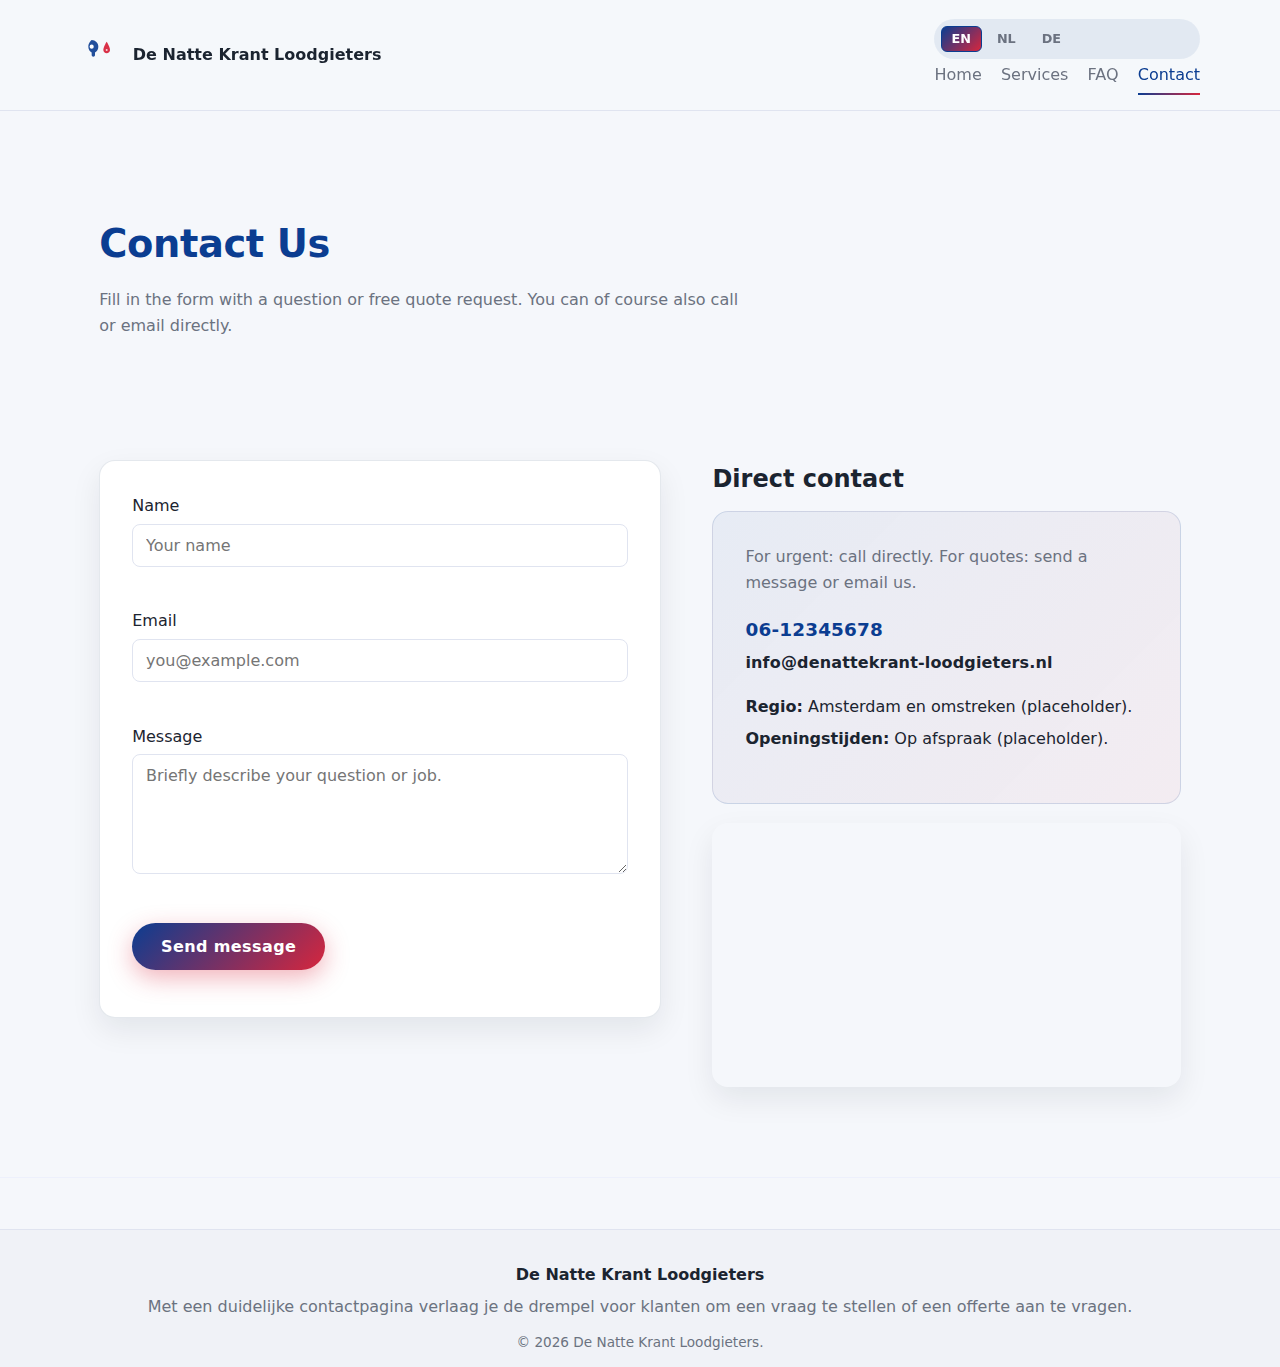
<file: contact.html>
<!DOCTYPE html>
<html lang="en">
  <head>
    <!-- 
      De Natte Krant Loodgieters - Contact Page
      ------------------------------------------------------------------
      This page contains:
      - A contact form (name, email, message)
      - Direct contact details (phone, email, address placeholder)
      - Optional embedded map area (placeholder iframe)

      FORM BEHAVIOUR:
      - The form is client-side only by default and does not submit data
        to a server.
      - script.js intercepts the submit event, performs simple validation,
        and shows a success message.
      - For production, replace the placeholder handler in script.js with
        your own backend endpoint or a service like Formspree.
    -->
    <meta charset="UTF-8" />
    <meta name="viewport" content="width=device-width, initial-scale=1.0" />
    <meta name="description" content="Contact your plumber in Hengelo. Emergency service available. Quick response guarantee. De Natte Krant Loodgieters." />
    <title>Contact | Plumber in Hengelo | De Natte Krant Loodgieters</title>
    <link rel="stylesheet" href="style.css" />
  </head>

  <body data-page="contact">
    <!-- ========================= HEADER & NAV ========================= -->
    <header class="site-header" id="top">
      <div class="container site-header__inner">
        <a href="index.html" class="site-header__brand">
          <img
            src="assets/images/logo.svg"
            alt="De Natte Krant Loodgieters logo"
            class="site-header__logo"
            width="40"
            height="40"
          />
          <span class="site-header__title">De Natte Krant Loodgieters</span>
        </a>

        <nav class="site-nav" aria-label="Primary navigation">
          <!-- Language Switcher -->
          <div class="language-switcher">
            <button class="language-btn active" data-lang="en" aria-label="English">EN</button>
            <button class="language-btn" data-lang="nl" aria-label="Dutch (Nederlands)">NL</button>
            <button class="language-btn" data-lang="de" aria-label="German (Deutsch)">DE</button>
          </div>

          <ul class="site-nav__list">
            <li class="site-nav__item">
              <a href="index.html" class="site-nav__link">Home</a>
            </li>
            <li class="site-nav__item">
              <a href="services.html" class="site-nav__link">Services</a>
            </li>
            <li class="site-nav__item">
              <a href="faq.html" class="site-nav__link">FAQ</a>
            </li>
            <li class="site-nav__item">
              <a href="contact.html" class="site-nav__link site-nav__link--active"
                >Contact</a
              >
            </li>
          </ul>
        </nav>
      </div>
    </header>

    <!-- ========================= MAIN CONTENT ========================= -->
    <main class="site-main">
      <section class="page-header" aria-labelledby="contact-heading">
        <div class="container">
          <h1 class="page-header__title" id="contact-heading" data-i18n="contact-page-title">
            Neem contact op
          </h1>
          <p class="page-header__subtitle" data-i18n="contact-page-subtitle">
            Vul het formulier in voor een vraag of vrijblijvende offerte. U kunt
            natuurlijk ook direct bellen of mailen.
          </p>
        </div>
      </section>

      <section class="section" aria-label="Contactformulier en gegevens">
        <div class="container grid grid--two-columns">
          <!-- CONTACT FORM -->
          <div>
            <!-- 
              The form does not have an action attribute because this is a
              static demo. For production:
              - Set action="https://uw-backend-endpoint" and method="POST"
                OR
              - Integrate with a static form service.
            -->
            <form class="form" id="contact-form" novalidate>
              <div class="form__group">
                <label class="form__label" for="contact-name" data-i18n="contact-form-name-label">Naam</label>
                <input
                  class="form__input"
                  type="text"
                  id="contact-name"
                  name="name"
                  autocomplete="name"
                  required
                  placeholder="Uw naam"
                  data-i18n="contact-form-name-placeholder"
                />
                <p class="form__error" data-error-for="contact-name"></p>
              </div>

              <div class="form__group">
                <label class="form__label" for="contact-email" data-i18n="contact-form-email-label">E-mail</label>
                <input
                  class="form__input"
                  type="email"
                  id="contact-email"
                  name="email"
                  autocomplete="email"
                  required
                  placeholder="u@example.com"
                  data-i18n="contact-form-email-placeholder"
                />
                <p class="form__error" data-error-for="contact-email"></p>
              </div>

              <div class="form__group">
                <label class="form__label" for="contact-message" data-i18n="contact-form-message-label">Bericht</label>
                <textarea
                  class="form__textarea"
                  id="contact-message"
                  name="message"
                  rows="5"
                  required
                  placeholder="Beschrijf kort uw vraag of klus."
                  data-i18n="contact-form-message-placeholder"
                ></textarea>
                <p class="form__error" data-error-for="contact-message"></p>
              </div>

              <button class="btn btn--primary" type="submit" data-i18n="contact-form-submit">
                Verstuur bericht
              </button>

              <!-- Placeholder success message managed by script.js -->
              <p class="form__success" id="contact-success" aria-live="polite"></p>
            </form>
          </div>

          <!-- CONTACT DETAILS + MAP -->
          <div class="contact-details">
            <h2 class="contact-details__heading" data-i18n="contact-details-heading">Direct contact</h2>

            <!-- 
              Contact details updated to be more prominent and personal:
              - Phone and email are shown as primary actions (no icons, by request)
              - Phone uses a tel: link for one-tap calling on mobile
            -->
            <div class="contact-details__panel" aria-label="Directe contactgegevens">
              <p class="contact-details__intro" data-i18n="contact-details-intro">
                Voor spoed: bel direct. Voor offertes: stuur een bericht of mail ons.
              </p>

              <div class="contact-details__primary">
                <a class="contact-details__primary-link" href="tel:+31612345678" aria-label="Call 06-12345678">
                  06-12345678
                </a>
                <a
                  class="contact-details__primary-link contact-details__primary-link--muted"
                  href="mailto:info@denattekrant-loodgieters.nl"
                  aria-label="Email info@denattekrant-loodgieters.nl"
                >
                  info@denattekrant-loodgieters.nl
                </a>
              </div>

              <ul class="contact-details__list" aria-label="Aanvullende contactinformatie">
                <li>
                  <strong>Regio:</strong> Amsterdam en omstreken (placeholder).
                </li>
                <li>
                  <strong>Openingstijden:</strong> Op afspraak (placeholder).
                </li>
              </ul>
            </div>

            <!-- Embedded Google Maps (fictional location: Amsterdam) -->
            <!-- 
              The iframe below uses a simplified Google Maps embed:
              - No custom API key required for this demo.
              - You can update the "q=Amsterdam" part of the URL to a more
                specific address when you have one.
              - The .map-embed wrapper in style.css keeps the map responsive.
            -->
            <div
              class="map-embed"
              aria-label="Kaart van Amsterdam en omgeving"
            >
              <iframe
                title="Route naar De Natte Krant Loodgieters (voorbeeld Amsterdam)"
                src="https://www.google.com/maps?q=Amsterdam&output=embed"
                loading="lazy"
                referrerpolicy="no-referrer-when-downgrade"
              ></iframe>
            </div>
          </div>
        </div>
      </section>
    </main>

    <!-- ========================= FOOTER ========================= -->
    <footer class="site-footer">
      <div class="container site-footer__inner">
        <!-- 
          Footer simplified:
          - Navigation links removed, as requested.
          - Content centered with only core business info and copyright.
        -->
        <div class="site-footer__brand">
          <span class="site-footer__title">De Natte Krant Loodgieters</span>
          <p class="site-footer__text">
            Met een duidelijke contactpagina verlaag je de drempel voor klanten
            om een vraag te stellen of een offerte aan te vragen.
          </p>
        </div>
        <p class="site-footer__legal">
          &copy; <span id="footer-year"></span> De Natte Krant Loodgieters.
        </p>
      </div>
    </footer>

    <script src="script.js"></script>
  </body>
</html>
</file>
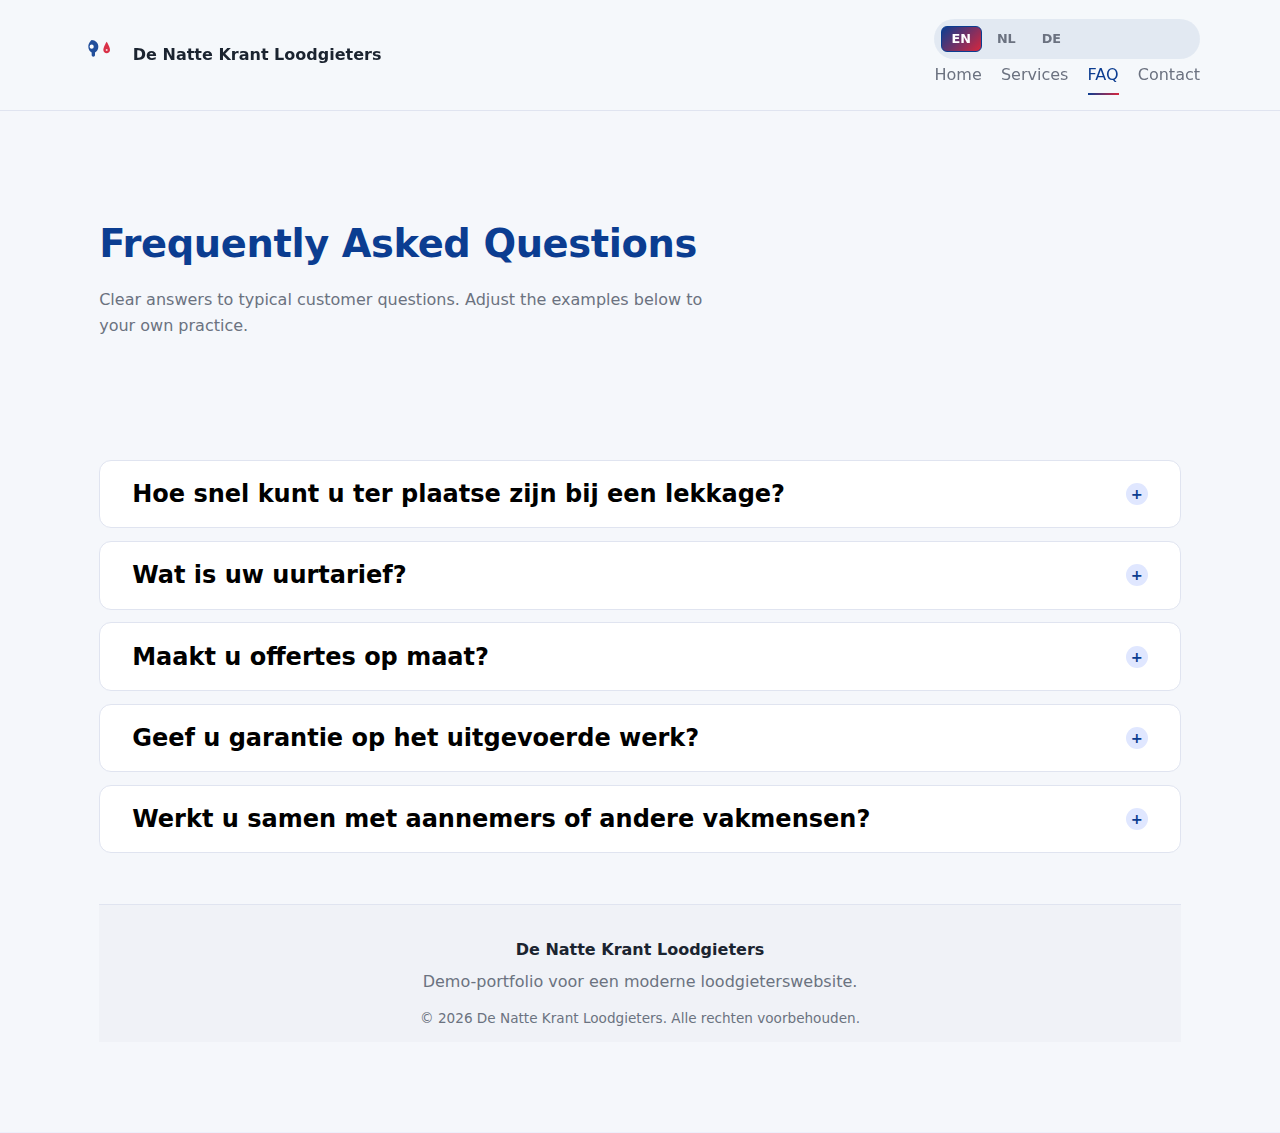
<file: faq.html>
<!DOCTYPE html>
<html lang="en">
  <head>
    <!-- 
      De Natte Krant Loodgieters - FAQ Page
      ------------------------------------------------------------------
      This page contains frequently asked questions in collapsible sections.

      FUNCTIONALITY:
      - Each FAQ item is a button + answer panel.
      - script.js attaches click handlers to toggle open/closed state and
        handles ARIA attributes for accessibility.
      - Smooth expand/collapse is handled via CSS transitions.

      DYNAMIC CONTENT:
      - FAQ items can be loaded from content.json via script.js.
      - The container with data-dynamic="faqs" is the hook for JS.

      HOW TO EDIT OR ADD FAQ ITEMS:
      - Recommended: Edit content.json and adjust the "faqs" array:
          {
            "id": "unique-faq-id",
            "question": "Short question?",
            "answer": "Clear answer in 1–3 sentences."
          }
      - Non-technical edit: Modify or extend the static fallback
        .faq-item blocks below, but keep the structure and classes.
    -->
    <meta charset="UTF-8" />
    <meta name="viewport" content="width=device-width, initial-scale=1.0" />
    <meta name="description" content="Frequently asked questions about plumbing services in Hengelo. Emergency response, pricing, scheduling. De Natte Krant Loodgieters." />
    <title>FAQ | Plumber in Hengelo | De Natte Krant Loodgieters</title>
    <link rel="stylesheet" href="style.css" />
  </head>

  <body data-page="faq">
    <!-- ========================= HEADER & NAV ========================= -->
    <header class="site-header" id="top">
      <div class="container site-header__inner">
        <a href="index.html" class="site-header__brand">
          <img
            src="assets/images/logo.svg"
            alt="De Natte Krant Loodgieters logo"
            class="site-header__logo"
            width="40"
            height="40"
          />
          <span class="site-header__title">De Natte Krant Loodgieters</span>
        </a>

        <nav class="site-nav" aria-label="Primary navigation">
          <!-- Language Switcher -->
          <div class="language-switcher">
            <button class="language-btn active" data-lang="en" aria-label="English">EN</button>
            <button class="language-btn" data-lang="nl" aria-label="Dutch (Nederlands)">NL</button>
            <button class="language-btn" data-lang="de" aria-label="German (Deutsch)">DE</button>
          </div>

          <ul class="site-nav__list">
            <li class="site-nav__item">
              <a href="index.html" class="site-nav__link">Home</a>
            </li>
            <li class="site-nav__item">
              <a href="services.html" class="site-nav__link">Services</a>
            </li>
            <li class="site-nav__item">
              <a href="faq.html" class="site-nav__link site-nav__link--active"
                >FAQ</a
              >
            </li>
            <li class="site-nav__item">
              <a href="contact.html" class="site-nav__link">Contact</a>
            </li>
          </ul>
        </nav>
      </div>
    </header>

    <!-- ========================= MAIN CONTENT ========================= -->
    <main class="site-main">
      <section class="page-header" aria-labelledby="faq-heading">
        <div class="container">
          <h1 class="page-header__title" id="faq-heading" data-i18n="faq-page-title">
            Veelgestelde vragen
          </h1>
          <p class="page-header__subtitle" data-i18n="faq-page-subtitle">
            Misschien kunnen we u al helpen voor u contact op neemt.
          </p>
        </div>
      </section>

      <!-- FAQ accordion section -->
      <section class="section" aria-label="Veelgestelde vragen over loodgieterswerk">
        <div class="container">
          <!-- 
            Dynamic FAQ container:
            - script.js looks for data-dynamic="faqs".
            - When content.json is fetched successfully, this container is
              cleared and re-filled with FAQ items from JSON.
          -->
          <div class="faq-list" id="faq-list" data-dynamic="faqs">
            <!-- 
              STATIC FALLBACK FAQ ITEMS
              --------------------------------------------------------------
              These appear by default and remain if JSON loading fails or JS
              is disabled. You can edit or duplicate these blocks directly.
            -->
            <article class="faq-item">
              <h3 class="faq-item__question">
                <button
                  class="faq-item__button"
                  type="button"
                  aria-expanded="false"
                  aria-controls="faq-answer-1"
                >
                  <span data-i18n="faq-1-q">Werkt u ook in de avond of in het weekend?</span>
                  <span class="faq-item__icon" aria-hidden="true">+</span>
                </button>
              </h3>
              <div
                class="faq-item__answer"
                id="faq-answer-1"
                role="region"
                aria-hidden="true"
              >
                <p data-i18n="faq-1-a">
                  In principe werken wij van 8 tot 17 uur, maar voor spoedgevallen zijn we 24/7 telefonisch bereikbaar. Neem gerust contact op als u een lekkage of verstopping heeft buiten kantooruren.
                </p>
              </div>
            </article>

            <article class="faq-item">
              <h3 class="faq-item__question">
                <button
                  class="faq-item__button"
                  type="button"
                  aria-expanded="false"
                  aria-controls="faq-answer-2"
                >
                  <span data-i18n="faq-2-q">Wat kost een gemiddelde klus?</span>
                  <span class="faq-item__icon" aria-hidden="true">+</span>
                </button>
              </h3>
              <div
                class="faq-item__answer"
                id="faq-answer-2"
                role="region"
                aria-hidden="true"
              >
                <p data-i18n="faq-2-a">
                  De kosten van een loodgietersklus variëren per situatie. Voor een nauwkeurige offerte is een bezoek nodig. Neem contact met ons op voor een vrijblijvende inschatting.
                </p>
              </div>
            </article>

            <article class="faq-item">
              <h3 class="faq-item__question">
                <button
                  class="faq-item__button"
                  type="button"
                  aria-expanded="false"
                  aria-controls="faq-answer-3"
                >
                  <span data-i18n="faq-3-q">Werkt u samen met andere vakmensen?</span>
                  <span class="faq-item__icon" aria-hidden="true">+</span>
                </button>
              </h3>
              <div
                class="faq-item__answer"
                id="faq-answer-3"
                role="region"
                aria-hidden="true"
              >
                <p data-i18n="faq-3-a">
                  afhankelijk van de klus werken wij ook samen met ondernemende schilders elektriciens en andere vakmensen indien van toepassing.
                </p>
              </div>
            </article>
          </div>

    <!-- ========================= FOOTER ========================= -->
    <footer class="site-footer">
  <div class="container site-footer__inner">
    <div class="site-footer__brand">
      <span class="site-footer__title">De Natte Krant Loodgieters</span>
      <p class="site-footer__text">
        Demo-portfolio voor een moderne loodgieterswebsite.
      </p>
    </div>
    <p class="site-footer__legal">
      &copy; <span id="footer-year"></span> De Natte Krant Loodgieters. Alle rechten voorbehouden.
    </p>
  </div>
</footer>

    <script src="script.js"></script>
  </body>
</html>
</file>
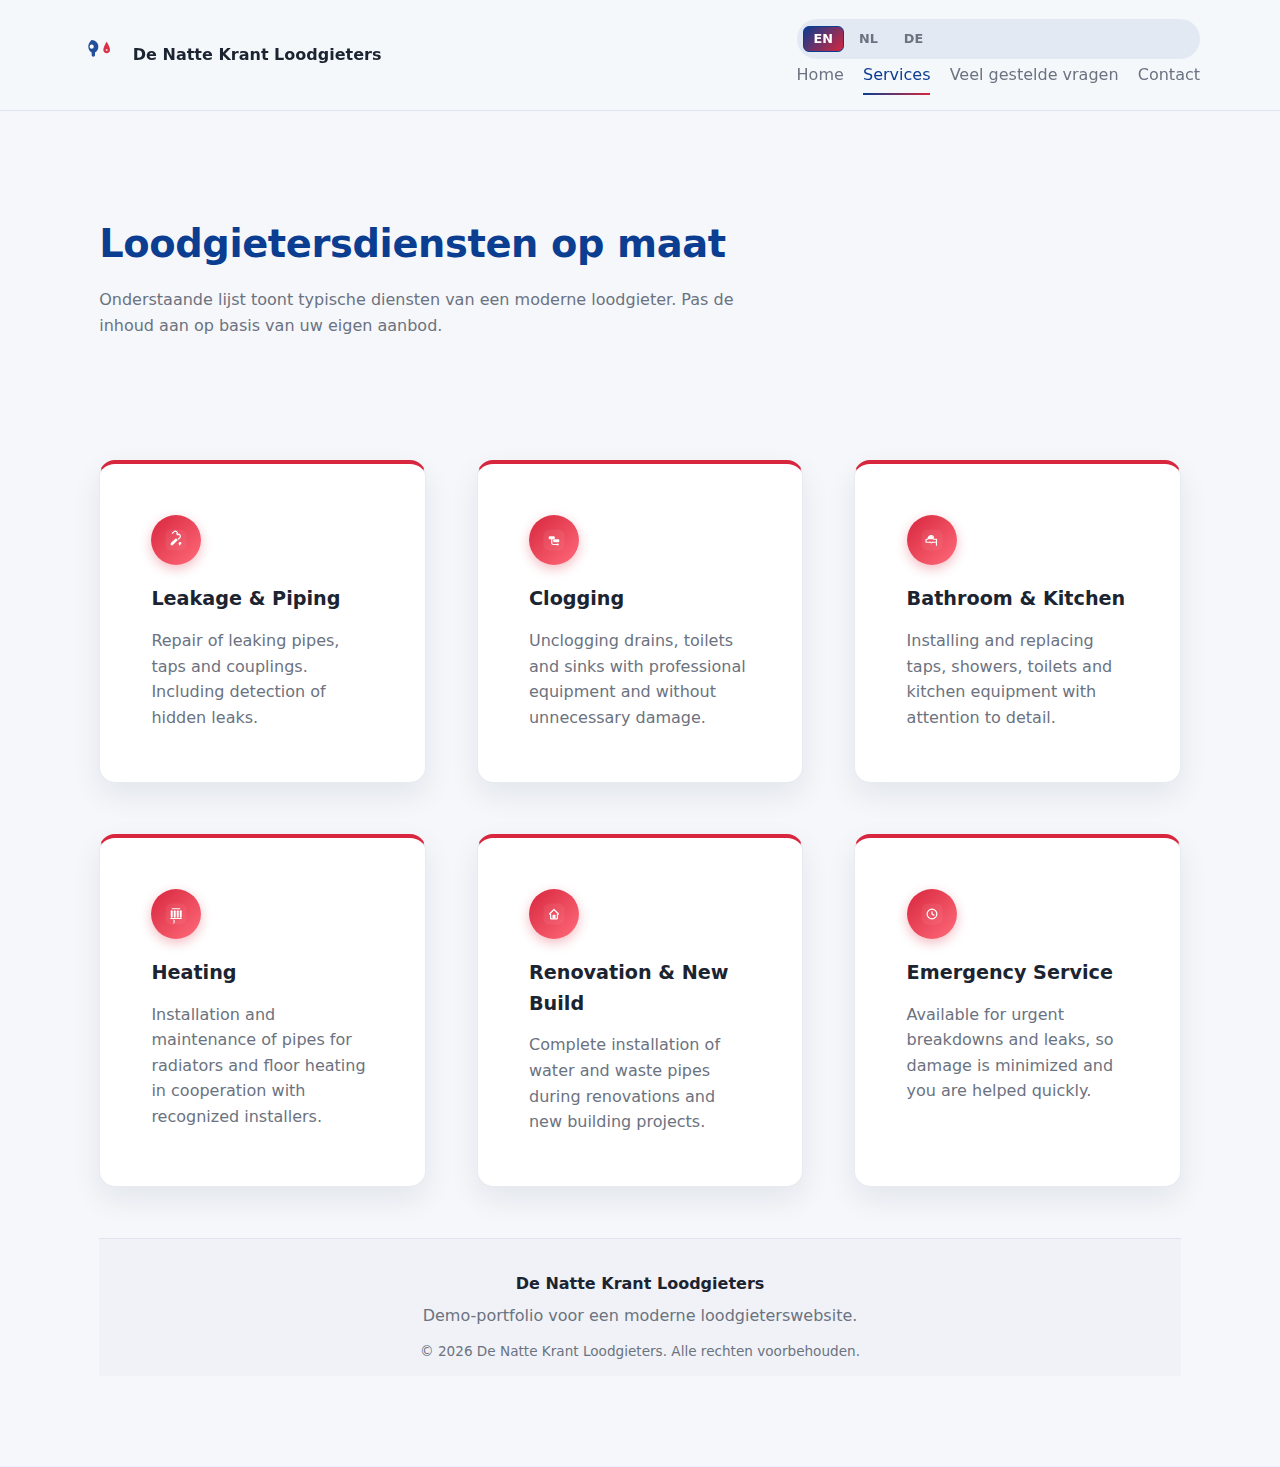
<file: services.html>
<!DOCTYPE html>
<html lang="en">
  <head>
    <!-- 
      De Natte Krant Loodgieters - Services Page
      ------------------------------------------------------------------
      This page lists all plumbing services offered.

      DYNAMIC CONTENT:
      - The service cards can be populated dynamically from content.json
        using script.js.
      - If JavaScript is disabled or the JSON file is missing, the static
        fallback cards below will remain visible so the page still works.

      HOW TO EDIT SERVICES:
      - Recommended: Edit content.json in the project root and adjust
        the "services" array. Each item has:
          {
            "id": "unique-id",
            "name": "Service title",
            "description": "Short description",
            "icon": "emoji or short text"
          }
      - Non-technical edit: You can also modify the static fallback
        <article> cards in this file, but keep the structure and classes
        (card, card--service, etc.) so styling remains consistent.
    -->
    <meta charset="UTF-8" />
    <meta name="viewport" content="width=device-width, initial-scale=1.0" />
    <meta name="description" content="Professional plumbing services in Hengelo. Leaks, repairs, installations, bathroom renovations. De Natte Krant Loodgieters." />
    <title>Plumbing Services in Hengelo | De Natte Krant Loodgieters</title>
    <link rel="stylesheet" href="style.css" />
  </head>

  <body data-page="services">
    <!-- ========================= HEADER & NAV ========================= -->
    <header class="site-header" id="top">
      <div class="container site-header__inner">
        <a href="index.html" class="site-header__brand">
          <img
            src="assets/images/logo.svg"
            alt="De Natte Krant Loodgieters logo"
            class="site-header__logo"
            width="40"
            height="40"
          />
          <span class="site-header__title">De Natte Krant Loodgieters</span>
        </a>

        <nav class="site-nav" aria-label="Primary navigation">
          <!-- Language Switcher -->
          <div class="language-switcher">
            <button class="language-btn active" data-lang="en" aria-label="English">EN</button>
            <button class="language-btn" data-lang="nl" aria-label="Dutch (Nederlands)">NL</button>
            <button class="language-btn" data-lang="de" aria-label="German (Deutsch)">DE</button>
          </div>

          <ul class="site-nav__list">
            <li class="site-nav__item">
              <a href="index.html" class="site-nav__link">Home</a>
            </li>
            <li class="site-nav__item">
              <a href="services.html" class="site-nav__link site-nav__link--active"
                >Services</a
              >
            </li>
            <li class="site-nav__item">
              <a href="faq.html" class="site-nav__link">Veel gestelde vragen</a>
            </li>
            <li class="site-nav__item">
              <a href="contact.html" class="site-nav__link">Contact</a>
            </li>
          </ul>
        </nav>
      </div>
    </header>

    <!-- ========================= MAIN CONTENT ========================= -->
    <main class="site-main">
      <!-- Page heading and intro -->
      <section class="page-header" aria-labelledby="services-heading">
        <div class="container">
          <h1 class="page-header__title" id="services-heading" data-i18n="services-page-title">
            Loodgietersdiensten op maat
          </h1>
          <p class="page-header__subtitle" data-i18n="services-page-subtitle">
            Van lekkages tot verbouwingen, wij helpen u maar al te graag, lees hier onder meer over onze diensten.
          </p>
        </div>
      </section>

      <!-- Services grid -->
      <section class="section" aria-label="Overzicht van diensten">
        <div class="container">
          <!-- 
            Dynamic services container:
            - script.js looks for the data-dynamic="services" attribute.
            - When content.json is loaded successfully, this container
              is cleared and re-populated with cards based on the JSON.
          -->
          <div
            class="grid grid--services"
            id="services-grid"
            data-dynamic="services"
          >
            <!-- 
              STATIC FALLBACK CARDS
              --------------------------------------------------------------
              These are shown:
              - immediately on page load, before the JSON is fetched.
              - permanently, if JSON loading fails or JavaScript is disabled.
              You can safely edit these if you do not wish to use the JSON.
            -->
            <article class="card card--service">
              <div class="card__icon" aria-hidden="true">
                <!-- Service icon: leakage & piping -->
                <img
                  src="assets/images/icon-leak.svg"
                  alt=""
                  class="card__icon-image"
                />
              </div>
              <h3 class="card__title" data-i18n="service-1-title">Lekkage &amp; leidingwerk</h3>
              <p class="card__text" data-i18n="service-1-desc">
                Reparatie van lekkende leidingen, kranen en koppelingen. Inclusief
                opsporen van verborgen lekkages.
              </p>
            </article>

            <article class="card card--service">
              <div class="card__icon" aria-hidden="true">
                <!-- Service icon: drain / unclogging -->
                <img
                  src="assets/images/icon-drain.svg"
                  alt=""
                  class="card__icon-image"
                />
              </div>
              <h3 class="card__title" data-i18n="service-2-title">Verstoppingen</h3>
              <p class="card__text" data-i18n="service-2-desc">
                Ontstoppen van afvoeren, toiletten en gootstenen met professioneel
                gereedschap en zonder onnodige schade.
              </p>
            </article>

            <article class="card card--service">
              <div class="card__icon" aria-hidden="true">
                <!-- Service icon: bathroom & kitchen -->
                <img
                  src="assets/images/icon-bathroom.svg"
                  alt=""
                  class="card__icon-image"
                />
              </div>
              <h3 class="card__title" data-i18n="service-3-title">Badkamer &amp; keuken</h3>
              <p class="card__text" data-i18n="service-3-desc">
                Plaatsen en vervangen van kranen, douches, toiletten en
                keukenapparatuur met oog voor detail.
              </p>
            </article>

            <article class="card card--service">
              <div class="card__icon" aria-hidden="true">
                <!-- Service icon: heating -->
                <img
                  src="assets/images/icon-heating.svg"
                  alt=""
                  class="card__icon-image"
                />
              </div>
              <h3 class="card__title" data-i18n="service-4-title">Verwarming</h3>
              <p class="card__text" data-i18n="service-4-desc">
                Aanleg en onderhoud van leidingen voor radiatoren en vloerverwarming
                in samenwerking met erkende installateurs.
              </p>
            </article>

            <article class="card card--service">
              <div class="card__icon" aria-hidden="true">
                <!-- Service icon: renovation & new build -->
                <img
                  src="assets/images/icon-house.svg"
                  alt=""
                  class="card__icon-image"
                />
              </div>
              <h3 class="card__title" data-i18n="service-5-title">Renovatie &amp; nieuwbouw</h3>
              <p class="card__text" data-i18n="service-5-desc">
                Complete aanleg van water- en afvoerleidingen bij verbouwingen en
                nieuwbouwprojecten.
              </p>
            </article>

            <article class="card card--service">
              <div class="card__icon" aria-hidden="true">
                <!-- Service icon: emergency / urgent service -->
                <img
                  src="assets/images/icon-clock.svg"
                  alt=""
                  class="card__icon-image"
                />
              </div>
              <h3 class="card__title" data-i18n="service-6-title">Spoedservice</h3>
              <p class="card__text" data-i18n="service-6-desc">
                Beschikbaar voor urgente storingen en lekkages, zodat schade
                beperkt blijft en u snel geholpen bent.
              </p>
            </article>
          </div>


    <!-- ========================= FOOTER ========================= -->
    <footer class="site-footer">
  <div class="container site-footer__inner">
    <div class="site-footer__brand">
      <span class="site-footer__title">De Natte Krant Loodgieters</span>
      <p class="site-footer__text">
        Demo-portfolio voor een moderne loodgieterswebsite. 
      </p>
    </div>
    <p class="site-footer__legal">
      &copy; <span id="footer-year"></span> De Natte Krant Loodgieters. Alle rechten voorbehouden.
    </p>
  </div>
</footer>

    <script src="script.js"></script>
  </body>
</html>
</file>
<file: style.css>
/* 
  De Natte Krant Loodgieters - Global Styles
  --------------------------------------------------------------------
  This stylesheet is shared by all pages (Home, Services, FAQ, Contact).

  STRUCTURE OVERVIEW:
  - CSS custom properties (color palette, typography, spacing)
  - Base resets and typography
  - Layout helpers (.container, .grid, .section)
  - Header and navigation
  - Hero section
  - Cards and feature lists
  - FAQ accordion styles
  - Forms and contact section
  - Footer
  - Responsive adjustments for tablet and mobile
  - Optional dark mode (toggled via [data-theme] on <body>)

  HOW TO ADJUST DESIGN:
  - Update the :root variables to tweak colors and spacing.
  - Keep class names the same to avoid breaking the shared HTML/JS.
  - Use the existing layout helpers (e.g. .section, .grid) when adding
    new content blocks so the design stays consistent.
*/

/* ========================= CSS VARIABLES / THEME ========================= */
:root {
  /* Brand colors (updated to dark blue and red for De Natte Krant) */
  /* Primary brand blue */
  --color-primary: #0b3d91;
  /* Softer tint of the primary blue for backgrounds and badges */
  --color-primary-soft: #e0e7ff;
  /* Accent red used for highlights and important actions */
  --color-accent: #d7263d;
  /* Softer tint of the accent red */
  --color-accent-soft: #ffe1e5;

  /* Neutral palette */
  --color-bg: #f5f7fb;
  --color-surface: #ffffff;
  --color-border-subtle: #e0e4f0;
  --color-text-main: #1b2430;
  --color-text-muted: #6b7280;

  /* Feedback colors */
  --color-success: #15803d;
  --color-error: #dc2626;

  /* Shadows and radii */
  --shadow-soft: 0 12px 30px rgba(15, 23, 42, 0.08);
  --radius-lg: 16px;
  --radius-md: 12px;
  --radius-sm: 8px;

  /* Sizing and spacing */
  --container-width: 1120px;
  --space-xs: 0.4rem;
  --space-sm: 0.8rem;
  --space-md: 1.2rem;
  --space-lg: 2rem;
  --space-xl: 3.2rem;
  --space-xxl: 5.6rem;

  /* Typography (updated to prefer Montserrat and Roboto for a modern feel) */
  --font-family-sans: "Montserrat", "Roboto", system-ui, -apple-system,
    BlinkMacSystemFont, "Segoe UI", sans-serif;
  --font-size-base: 16px;
  --line-height-base: 1.6;
}



/* ========================= GLOBAL RESET & BASE ========================= */
*,
*::before,
*::after {
  box-sizing: border-box;
}

html {
  /* Smooth scrolling for in-page anchor links (e.g. #top) */
  scroll-behavior: smooth;
}

body {
  margin: 0;
  min-height: 100vh;
  font-family: var(--font-family-sans);
  font-size: var(--font-size-base);
  line-height: var(--line-height-base);
  background-color: var(--color-bg);
  color: var(--color-text-main);
}

img {
  max-width: 100%;
  display: block;
}

a {
  color: var(--color-primary);
  text-decoration: none;
}

a:hover,
a:focus-visible {
  text-decoration: underline;
}

button,
input,
textarea {
  font-family: inherit;
  font-size: inherit;
}

/* ========================= LAYOUT HELPERS ========================= */
.container {
  max-width: var(--container-width);
  margin: 0 auto;
  padding: 0 var(--space-md);
}

.site-main {
  padding-top: var(--space-xl);
}

.section {
  padding: var(--space-xxl) 0;
  position: relative;
  border-bottom: 1px solid rgba(224, 231, 255, 0.4);
}

.section:nth-child(odd) {
  background-color: rgba(11, 61, 145, 0.02);
}

.section--muted {
  background: linear-gradient(135deg, rgba(224, 231, 255, 0.8) 0%, rgba(255, 225, 229, 0.5) 100%);
  border-top: 3px solid var(--color-primary);
  border-bottom: 3px solid var(--color-accent);
}

.section--accent {
  background: linear-gradient(
    135deg,
    var(--color-primary) 0%,
    var(--color-accent) 100%
  );
  color: #ffffff;
}

.section--accent .section-heading__title {
  color: #ffffff;
}

.section--accent .section-heading__subtitle {
  color: rgba(255, 255, 255, 0.9);
}

.section--accent__inner {
  display: flex;
  flex-wrap: wrap;
  align-items: center;
  justify-content: space-between;
  gap: var(--space-md);
}

.section__note {
  margin-top: var(--space-md);
  font-size: 0.9rem;
  color: var(--color-text-muted);
}

.grid {
  display: grid;
  gap: var(--space-xl);
}

.grid--two-columns {
  grid-template-columns: minmax(0, 1.2fr) minmax(0, 1fr);
  align-items: flex-start;
}

.grid--services,
.grid--services-highlight {
  grid-template-columns: repeat(3, minmax(0, 1fr));
}

/* Reviews grid: 2 cards per row on desktop, stacking on mobile */
.grid--reviews {
  grid-template-columns: repeat(2, minmax(0, 1fr));
}

/* Stack columns on smaller screens */
@media (max-width: 960px) {
  .grid--two-columns,
  .grid--services,
  .grid--services-highlight,
  .grid--reviews {
    grid-template-columns: minmax(0, 1fr);
  }
}

/* ========================= HEADER & NAVIGATION ========================= */
.site-header {
  position: sticky;
  top: 0;
  z-index: 20;
  background-color: rgba(245, 247, 251, 0.9);
  backdrop-filter: blur(18px);
  border-bottom: 1px solid var(--color-border-subtle);
}



.site-header__inner {
  display: flex;
  align-items: center;
  justify-content: space-between;
  gap: var(--space-md);
  padding: var(--space-md) 0;
}

.site-header__brand {
  display: inline-flex;
  align-items: center;
  gap: var(--space-sm);
  text-decoration: none;
}

.site-header__logo {
  width: 40px;
  height: 40px;
}

.site-header__title {
  font-weight: 600;
  color: var(--color-text-main);
}

.site-nav__list {
  display: flex;
  align-items: center;
  gap: var(--space-md);
  list-style: none;
  margin: 0;
  padding: 0;
}

.site-nav__link {
  position: relative;
  display: inline-flex;
  align-items: center;
  padding: 0.2rem 0;
  color: var(--color-text-muted);
  font-weight: 500;
}

.site-nav__link::after {
  content: "";
  position: absolute;
  left: 0;
  bottom: -0.25rem;
  width: 0;
  height: 2px;
  background: linear-gradient(
    90deg,
    var(--color-primary),
    var(--color-accent)
  );
  transition: width 180ms ease-out;
}

.site-nav__link:hover::after,
.site-nav__link:focus-visible::after {
  width: 60%;
}

.site-nav__link--active {
  color: var(--color-primary);
}

.site-nav__link--active::after {
  width: 100%;
}

/* ========================= LANGUAGE SWITCHER ========================= */
.language-switcher {
  display: flex;
  gap: 0.3rem;
  align-items: center;
  padding: 0.4rem;
  border-radius: 999px;
  background-color: rgba(11, 61, 145, 0.08);
}

.language-btn {
  padding: 0.3rem 0.6rem;
  border: 1px solid transparent;
  border-radius: 6px;
  background-color: transparent;
  color: var(--color-text-muted);
  font-weight: 600;
  font-size: 0.8rem;
  cursor: pointer;
  transition: all 140ms ease-out;
}

.language-btn:hover {
  background-color: rgba(11, 61, 145, 0.1);
  color: var(--color-primary);
}

.language-btn.active {
  background: linear-gradient(135deg, var(--color-primary), var(--color-accent));
  color: #ffffff;
  border-color: var(--color-primary);
}


@media (max-width: 640px) {
  .site-header__inner {
    flex-wrap: wrap;
  }

  .site-nav__list {
    gap: var(--space-sm);
    font-size: 0.95rem;
  }
}

/* ========================= HERO SECTION ========================= */
.hero {
  padding: var(--space-xxl) 0 var(--space-xl);
  position: relative;
  color: #ffffff;
  background-image: url("assets/images/hero-background.svg");
  background-size: cover;
  background-position: center;
  background-repeat: no-repeat;
}

.hero::before {
  /* Semi-transparent overlay for better text contrast on top of the image */
  content: "";
  position: absolute;
  inset: 0;
  background: radial-gradient(circle at top left, rgba(11, 61, 145, 0.55), transparent 55%),
    radial-gradient(circle at bottom right, rgba(12, 10, 29, 0.7), rgba(12, 10, 29, 0.9));
}

.hero__inner {
  position: relative; /* Bring content above the overlay */
  display: grid;
  grid-template-columns: minmax(0, 1fr);
  justify-items: flex-start;
  gap: var(--space-lg);
  align-items: center;
  max-width: 640px;
}

.hero__title {
  font-size: clamp(2.6rem, 5vw, 3.4rem);
  line-height: 1.1;
  margin-bottom: var(--space-md);
  font-weight: 700;
  letter-spacing: -0.02em;
}

.hero__subtitle {
  max-width: 34rem;
  color: rgba(241, 245, 249, 0.9);
  margin-bottom: var(--space-lg);
}

.hero__actions {
  display: flex;
  flex-wrap: wrap;
  gap: var(--space-sm);
}

@media (max-width: 960px) {
  .hero {
    padding-top: var(--space-xl);
    padding-bottom: var(--space-xl);
  }

  .hero__inner {
    max-width: 100%;
  }
}

/* ========================= SECTION HEADINGS ========================= */
.page-header {
  padding: var(--space-xl) 0 var(--space-lg);
}

.page-header__title {
  font-size: 2.4rem;
  margin: 0 0 var(--space-sm);
  font-weight: 700;
  letter-spacing: -0.01em;
  color: var(--color-primary);
}

.page-header__subtitle {
  max-width: 40rem;
  color: var(--color-text-muted);
  margin: 0;
}

.section-heading {
  text-align: center;
  margin-bottom: var(--space-lg);
}

.section-heading--left {
  text-align: left;
}

.section-heading__title {
  font-size: 2rem;
  margin-bottom: var(--space-sm);
  font-weight: 700;
  letter-spacing: -0.01em;
  color: var(--color-primary);
}

.section-heading__subtitle {
  color: var(--color-text-muted);
  margin: 0;
}

/* ========================= BUTTONS ========================= */
.btn {
  display: inline-flex;
  align-items: center;
  justify-content: center;
  gap: 0.4rem;
  padding: 0.9rem 1.8rem;
  border-radius: 999px;
  border: none;
  font-weight: 700;
  letter-spacing: 0.025em;
  cursor: pointer;
  text-decoration: none;
  transition: transform 120ms ease-out, box-shadow 120ms ease-out,
    background-color 120ms ease-out, color 120ms ease-out;
  font-size: 1rem;
}

.btn--primary {
  background: linear-gradient(
    135deg,
    var(--color-primary) 0%,
    var(--color-accent) 100%
  );
  color: #ffffff;
  box-shadow: 0 8px 24px rgba(215, 38, 61, 0.35);
  font-weight: 700;
}

.btn--ghost {
  background-color: rgba(255, 255, 255, 0.85);
  color: var(--color-primary);
  border: 1px solid rgba(148, 163, 184, 0.5);
}

.btn--light {
  background-color: #ffffff;
  color: var(--color-primary);
}

.btn:hover,
.btn:focus-visible {
  transform: translateY(-1px);
  box-shadow: 0 16px 30px rgba(15, 23, 42, 0.18);
  text-decoration: none;
}

/* ========================= CARDS & FEATURE LISTS ========================= */
.card {
  background-color: var(--color-surface);
  border-radius: var(--radius-lg);
  padding: var(--space-xl);
  box-shadow: var(--shadow-soft);
  border: 1px solid rgba(148, 163, 184, 0.22);
  border-top: 4px solid var(--color-accent);
  transition: transform 140ms ease-out, box-shadow 140ms ease-out,
    border-color 140ms ease-out;
}

.card--service {
  position: relative;
  overflow: hidden;
}

.card--service::before {
  content: "";
  position: absolute;
  inset: 0;
  opacity: 0;
  background: linear-gradient(
    135deg,
    rgba(26, 79, 216, 0.04),
    rgba(255, 122, 26, 0.08)
  );
  transition: opacity 160ms ease-out;
}

.card--service:hover::before {
  opacity: 1;
}

.card--service:hover,
.card--service:focus-within {
  transform: translateY(-3px);
  box-shadow: 0 18px 40px rgba(15, 23, 42, 0.18);
  border-color: rgba(59, 130, 246, 0.4);
}

.card__icon {
  width: 50px;
  height: 50px;
  border-radius: 50%;
  display: inline-flex;
  align-items: center;
  justify-content: center;
  background: linear-gradient(135deg, var(--color-accent), #ff6b7a);
  color: #ffffff;
  margin-bottom: var(--space-md);
  font-size: 1.2rem;
  flex-shrink: 0;
  box-shadow: 0 4px 12px rgba(215, 38, 61, 0.3);
}

/* 
  Icon image inside service cards:
  - Replaces emoji with small SVG icons stored in assets/images.
  - Keep dimensions modest so they feel like small, neat badges.
*/
.card__icon-image {
  width: 24px;
  height: 24px;
  display: block;
  filter: brightness(0) saturate(100%) invert(1);
}

.card__title {
  margin: 0 0 var(--space-sm);
  font-size: 1.2rem;
  font-weight: 700;
  color: var(--color-text-main);
}

.card__text {
  margin: 0;
  color: var(--color-text-muted);
}

/* 
  Review card variants:
  - Reuses the base .card style.
  - Adds a star rating row and lighter body copy.
*/
.card--review {
  position: relative;
}

.card__rating {
  display: inline-flex;
  align-items: center;
  gap: 0.3rem;
  margin-bottom: 0.4rem;
  font-size: 0.95rem;
  color: #fbbf24; /* warm star yellow */
}

.card__rating-label {
  font-size: 0.85rem;
  color: var(--color-text-muted);
}

.card__name {
  margin: 0 0 0.15rem;
  font-weight: 600;
}

.card__meta {
  margin: 0 0 0.6rem;
  font-size: 0.85rem;
  color: var(--color-text-muted);
}

/* ========================= PORTFOLIO CARDS ========================= */
.grid--portfolio {
  grid-template-columns: repeat(2, minmax(0, 1fr));
}

.portfolio-card {
  overflow: hidden;
  border-radius: var(--radius-lg);
  box-shadow: var(--shadow-soft);
  transition: transform 140ms ease-out, box-shadow 140ms ease-out;
  background-color: var(--color-surface);
}

.portfolio-card:hover,
.portfolio-card:focus-within {
  transform: translateY(-4px);
  box-shadow: 0 20px 40px rgba(15, 23, 42, 0.15);
}

.portfolio-card__image {
  position: relative;
  overflow: hidden;
  padding-top: 80%;
  background-color: var(--color-bg);
}

.portfolio-card__img {
  position: absolute;
  inset: 0;
  width: 100%;
  height: 100%;
  object-fit: cover;
  display: block;
  transition: transform 200ms ease-out;
}

.portfolio-card:hover .portfolio-card__img {
  transform: scale(1.05);
}

.portfolio-card__content {
  padding: var(--space-lg);
}

.portfolio-card__title {
  margin: 0 0 0.5rem;
  font-size: 1.1rem;
  font-weight: 700;
  color: var(--color-primary);
}

.portfolio-card__text {
  margin: 0;
  color: var(--color-text-muted);
  font-size: 0.95rem;
}

@media (max-width: 960px) {
  .grid--portfolio {
    grid-template-columns: 1fr;
  }
}

.feature-list {
  list-style: none;
  padding: 0;
  margin: 0;
  display: grid;
  gap: var(--space-md);
}

.feature-list__item {
  display: grid;
  grid-template-columns: auto minmax(0, 1fr);
  gap: var(--space-sm);
  align-items: flex-start;
}

.feature-list__icon {
  width: 56px;
  height: 56px;
  border-radius: 50%;
  display: inline-flex;
  align-items: center;
  justify-content: center;
  background: linear-gradient(135deg, var(--color-primary), var(--color-primary-soft));
  color: var(--color-primary);
  font-size: 1.2rem;
  flex-shrink: 0;
  border: 2px solid var(--color-primary);
}

.feature-list__icon img {
  width: 28px;
  height: 28px;
  display: block;
  filter: brightness(0) saturate(100%) invert(1);
}

.feature-list__title {
  margin: 0 0 0.1rem;
  font-size: 1rem;
}

.feature-list__text {
  margin: 0;
  color: var(--color-text-muted);
}

/* ========================= FAQ ACCORDION ========================= */
.faq-list {
  display: grid;
  gap: var(--space-sm);
}

.faq-item {
  border-radius: var(--radius-md);
  background-color: var(--color-surface);
  border: 1px solid var(--color-border-subtle);
  overflow: hidden;
}

.faq-item__question {
  margin: 0;
}

.faq-item__button {
  width: 100%;
  padding: var(--space-md) var(--space-lg);
  display: flex;
  align-items: center;
  justify-content: space-between;
  gap: var(--space-md);
  background: none;
  border: none;
  text-align: left;
  font-weight: 600;
  cursor: pointer;
}

.faq-item__icon {
  display: inline-flex;
  width: 22px;
  height: 22px;
  border-radius: 999px;
  align-items: center;
  justify-content: center;
  background-color: var(--color-primary-soft);
  color: var(--color-primary);
  font-size: 0.9rem;
  transition: transform 160ms ease-out, background-color 160ms ease-out;
}

.faq-item__answer {
  padding: 0 var(--space-lg);
  max-height: 0;
  overflow: hidden;
  color: var(--color-text-muted);
  transition: max-height 220ms ease-out, padding-bottom 220ms ease-out;
}

.faq-item--open .faq-item__answer {
  padding-bottom: var(--space-md);
}

.faq-item--open .faq-item__icon {
  transform: rotate(45deg);
  background-color: var(--color-accent-soft);
}

/* ========================= FORMS & CONTACT ========================= */
.form {
  padding: var(--space-lg);
  /* Rounded corners for a friendly, approachable form container */
  border-radius: var(--radius-lg);
  background-color: var(--color-surface);
  box-shadow: var(--shadow-soft);
  border: 1px solid rgba(148, 163, 184, 0.25);
}

.form__group {
  margin-bottom: var(--space-md);
}

.form__label {
  display: block;
  margin-bottom: 0.3rem;
  font-weight: 500;
}

.form__input,
.form__textarea {
  width: 100%;
  padding: 0.7rem 0.8rem;
  /* Rounded corners on individual fields; set to 0 for straight edges */
  border-radius: var(--radius-sm);
  border: 1px solid var(--color-border-subtle);
  background-color: var(--color-surface);
  color: var(--color-text-main);
  outline: none;
  transition: border-color 140ms ease-out, box-shadow 140ms ease-out;
}

.form__input:focus-visible,
.form__textarea:focus-visible {
  border-color: rgba(59, 130, 246, 0.8);
  box-shadow: 0 0 0 1px rgba(59, 130, 246, 0.5);
}

.form__error {
  margin: 0.2rem 0 0;
  min-height: 1.2rem;
  font-size: 0.85rem;
  color: var(--color-error);
}

.form__success {
  margin-top: var(--space-sm);
  font-size: 0.9rem;
  color: var(--color-success);
}

.contact-details__heading {
  margin-top: 0;
  margin-bottom: var(--space-sm);
}

.contact-details__panel {
  /* 
    Subtle background accent requested for contact details:
    - Keeps the section readable and visually grouped
    - Uses brand-tinted neutrals rather than heavy blocks
  */
  border-radius: var(--radius-lg);
  padding: var(--space-lg);
  border: 1px solid rgba(11, 61, 145, 0.14);
  background: linear-gradient(
    135deg,
    rgba(11, 61, 145, 0.06),
    rgba(215, 38, 61, 0.05)
  );
}

.contact-details__intro {
  margin: 0 0 var(--space-md);
  color: var(--color-text-muted);
}

.contact-details__primary {
  display: grid;
  gap: 0.35rem;
  margin-bottom: var(--space-md);
}

.contact-details__primary-link {
  font-weight: 700;
  letter-spacing: 0.01em;
  font-size: 1.15rem;
  text-decoration: none;
}

.contact-details__primary-link:hover,
.contact-details__primary-link:focus-visible {
  text-decoration: underline;
}

.contact-details__primary-link--muted {
  font-weight: 600;
  font-size: 1rem;
  color: var(--color-text-main);
}

.contact-details__list {
  list-style: none;
  padding: 0;
  margin: 0 0 var(--space-md);
  display: grid;
  gap: 0.4rem;
}

.map-placeholder {
  border-radius: var(--radius-md);
  padding: var(--space-md);
  border: 1px dashed var(--color-border-subtle);
  background-color: rgba(148, 163, 184, 0.06);
}

.map-placeholder__label {
  font-weight: 600;
  margin: 0 0 0.2rem;
}

.map-placeholder__text {
  margin: 0;
  color: var(--color-text-muted);
}

.map-embed {
  /* 
    Responsive map wrapper:
    - Maintains a 16:9 aspect ratio.
    - Keeps the iframe visually consistent with other rounded elements.
  */
  position: relative;
  margin-top: var(--space-md);
  padding-top: 56.25%; /* 16:9 ratio */
  border-radius: var(--radius-lg);
  overflow: hidden;
  box-shadow: var(--shadow-soft);
}

.map-embed iframe {
  position: absolute;
  inset: 0;
  width: 100%;
  height: 100%;
  border: 0;
}

/* ========================= FOOTER ========================= */
.site-footer {
  margin-top: var(--space-xl);
  border-top: 1px solid var(--color-border-subtle);
  background-color: rgba(15, 23, 42, 0.02);
}

.site-footer__inner {
  /* 
    Footer layout simplified:
    - Reduced vertical padding for a more compact footer.
    - Content centered to match the minimal design direction.
  */
  display: flex;
  flex-direction: column;
  align-items: center;
  justify-content: center;
  gap: var(--space-sm);
  padding: var(--space-lg) 0 var(--space-sm);
}

.site-footer__brand {
  text-align: center;
}

.site-footer__title {
  display: block;
  font-weight: 600;
  margin-bottom: 0.4rem;
}

.site-footer__text {
  margin: 0;
  color: var(--color-text-muted);
}

.site-footer__legal {
  margin: 0;
  font-size: 0.85rem;
  color: var(--color-text-muted);
  text-align: center;
}

/* ========================= RESPONSIVE TWEAKS ========================= */
@media (max-width: 768px) {
  :root {
    --space-xxl: 4rem;
  }

  .section {
    padding: var(--space-lg) 0;
  }

  .hero {
    padding-top: var(--space-xl);
    padding-bottom: var(--space-lg);
  }

  .hero__title {
    font-size: clamp(1.8rem, 4vw, 2.4rem);
  }

  .hero__subtitle {
    font-size: 1rem;
  }

  .btn {
    padding: 0.8rem 1.2rem;
    font-size: 1rem;
    min-height: 44px;
  }

  .form {
    padding: var(--space-md);
  }

  .form__input,
  .form__textarea {
    padding: 0.8rem;
    font-size: 1rem;
    min-height: 44px;
  }

  .card {
    padding: var(--space-md);
  }

  .faq-item__button {
    padding-inline: var(--space-md);
    padding-block: var(--space-md);
    min-height: 48px;
  }

  .section-heading__title {
    font-size: 1.5rem;
  }

  .page-header__title {
    font-size: 1.8rem;
  }

  .feature-list {
    gap: var(--space-lg);
  }
}

@media (max-width: 640px) {
  .container {
    padding: 0 var(--space-sm);
  }

  .site-header__inner {
    gap: var(--space-sm);
  }

  .site-header__title {
    font-size: 0.9rem;
  }

  .site-nav__link {
    font-size: 0.9rem;
  }

  .hero__title {
    font-size: clamp(1.6rem, 3.5vw, 2rem);
  }

  .hero__subtitle {
    font-size: 0.95rem;
    line-height: 1.5;
  }

  .section-heading__title {
    font-size: 1.3rem;
  }

  .page-header__title {
    font-size: 1.5rem;
  }

  .grid--two-columns {
    grid-template-columns: 1fr;
  }

  .section--accent__inner {
    flex-direction: column;
    align-items: stretch;
    text-align: center;
  }

  .btn {
    width: 100%;
  }

  .feature-list__icon {
    width: 24px;
    height: 24px;
    font-size: 1rem;
  }
}
</file>
